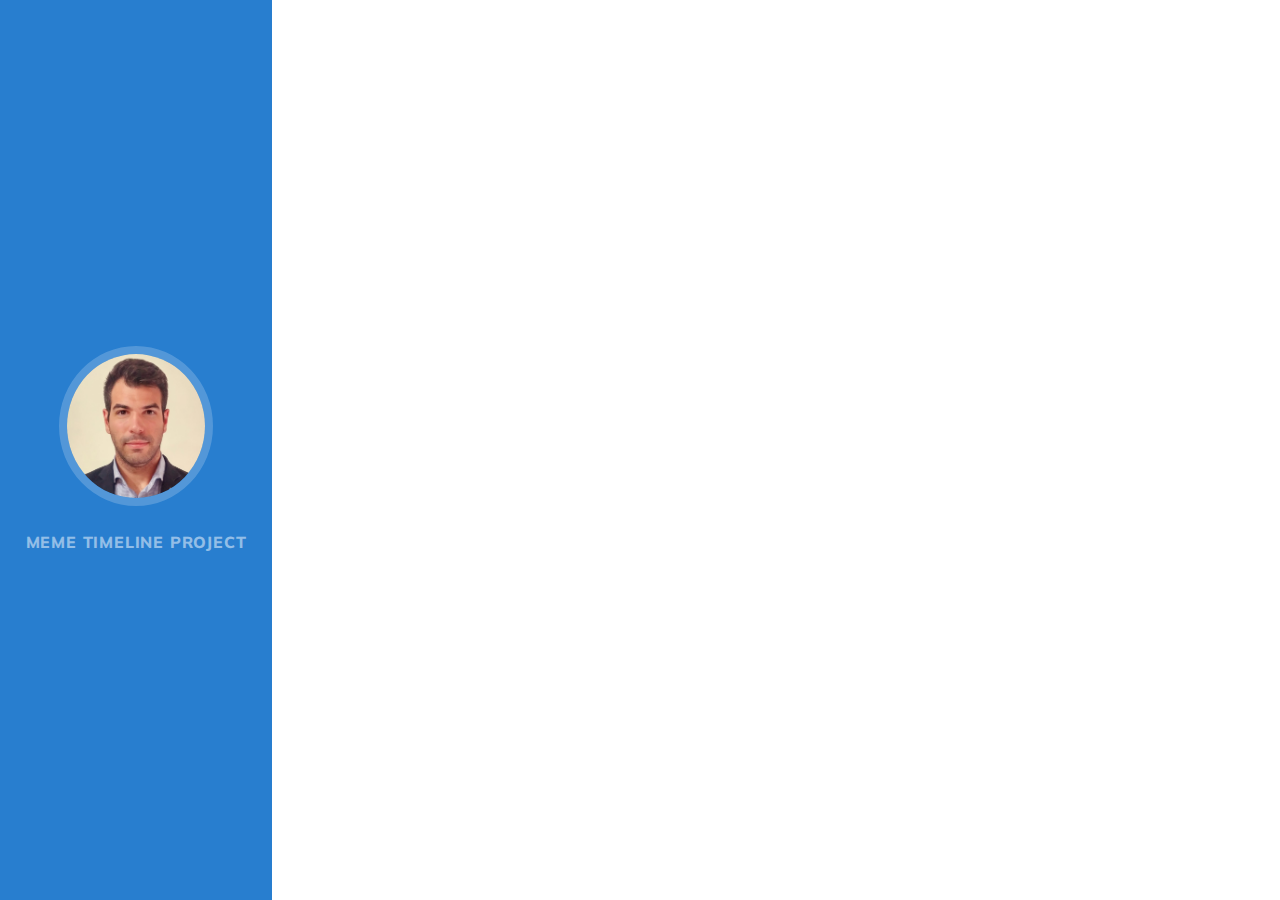
<file: index.html>
<!DOCTYPE html>
<html lang="en">

<head>

  <meta charset="utf-8">
  <meta name="viewport" content="width=device-width, initial-scale=1, shrink-to-fit=no">
  <meta name="description" content="">
  <meta name="author" content="">

  <title>Christos Moysiadis</title>

  <!-- Bootstrap core CSS -->
  <link href="vendor/bootstrap/css/bootstrap.min.css" rel="stylesheet">

  <!-- Custom fonts for this template -->
  <link href="https://fonts.googleapis.com/css?family=Saira+Extra+Condensed:500,700" rel="stylesheet">
  <link href="https://fonts.googleapis.com/css?family=Muli:400,400i,800,800i" rel="stylesheet">
  <link href="vendor/fontawesome-free/css/all.min.css" rel="stylesheet">

  <!-- Custom styles for this template -->
<link href="css/resume.min.css" rel="stylesheet">
  <!--<link href="css/resume.css" rel="stylesheet">-->
</head>

<body id="page-top">

  <nav class="navbar navbar-expand-lg navbar-dark bg-primary fixed-top" id="sideNav">
    <a class="navbar-brand js-scroll-trigger" href="#page-top">
      <span class="d-block d-lg-none">Christos Moysiadis</span>
      <span class="d-none d-lg-block">
        <img class="img-fluid img-profile rounded-circle mx-auto mb-2" src="img/profile.jpg" alt="">
      </span>
    </a>
    <button class="navbar-toggler" type="button" data-toggle="collapse" data-target="#navbarSupportedContent" aria-controls="navbarSupportedContent" aria-expanded="false" aria-label="Toggle navigation">
      <span class="navbar-toggler-icon"></span>
    </button>
    <div class="collapse navbar-collapse" id="navbarSupportedContent">
      <ul class="navbar-nav">
         <!--
        <li class="nav-item">
          <a class="nav-link js-scroll-trigger" href="#about">About</a>
        </li>
        <li class="nav-item">
          <a class="nav-link js-scroll-trigger" href="#experience">Experience</a>
        </li>
        <li class="nav-item">
          <a class="nav-link js-scroll-trigger" href="#education">Education</a>
        </li>
        <li class="nav-item">
          <a class="nav-link js-scroll-trigger" href="#skills">Skills</a>
        </li>
        <li class="nav-item">
          <a class="nav-link js-scroll-trigger" href="#interests">Interests</a>
        </li>-->
        <li class="nav-item">
          <a class="nav-link js-scroll-trigger" href="https://christosmoysiadis.github.io/memetimeline.html">Meme Timeline Project</a> 
          <!-- <a class="nav-link js-scroll-trigger" href="file:///C:/Users/moysiad.chr/Desktop/SideProjects/christosmoysiadis.github.io/memetimeline.html" target="_blank">Meme Timeline Project</a> -->
        </li>
      </ul>
    </div>
  </nav>
  
<!--
  <div class="container-fluid p-0">

    <section class="resume-section p-3 p-lg-5 d-flex align-items-center" id="about">
      <div class="w-100">
        <h1 class="mb-0">Moysiadis
          <span class="text-primary">Christos</span>
        </h1>
        <div class="subheading mb-5">· Stuttgart, Germany ·
          <a href="mailto:name@email.com">christos_moysiadis@hotmail.com</a>
        </div>
        <p class="lead mb-5">
          My professional story begins after my graduation from Alexander Technological Educational Institute of Thessaloniki. 
          I moved to Germany looking forward to get inspiration about ideas, expand my knowledge and get ready for opportunities.
          Collaborating with passionate people, in any possible position in Information Technology Industry motivates me constantly and reinforces my passion on what i studied and loved!
          Atlassian Tools (Jira , Confluence ,Bitbucket etc. ) came on my way! 
          The post of administrator of individual instances gave me the opportunity to learn more and share my expertise with coworkers. Last, but not least, script develepoment solve different daily issues.

          Quoting Konstantinos P. Kavafis and his poem Ithaca... "The journey is much more exquisite than any arrival at a final destination". Even more to come, even more to see , even more to learn. 

        </p>
        <div class="social-icons">
          <a href="https://www.linkedin.com/in/christos-moysiadis/">
            <i class="fab fa-linkedin-in"></i>
          </a>
          <!--<a href="#">
            <i class="fab fa-github"></i>
          </a> 
          <a href="#">
            <i class="fab fa-twitter"></i>
          </a>
          <a href="#">
            <i class="fab fa-facebook-f"></i>
          </a>-->
<!--        </div>
      </div>
    </section>

    <hr class="m-0">
    <section class="resume-section p-3 p-lg-5 d-flex justify-content-center" id="experience">
      <div class="w-100">
        <h2 class="mb-5">Experience</h2>

        <div class="resume-item d-flex flex-column flex-md-row justify-content-between mb-5">
          <div class="resume-content">
            <h3 class="mb-0">Atlassian Consultant</h3>
            <div class="subheading mb-3">Meelogic Consulting AG, Stuttgart
              <a href="https://www.meelogic.com/">
                <i class="fas fa-map-marker-alt"></i>
              </a>
            </div>
            <p class="subheading">Tasks</p>
            <ul class="list-inline">
              <li>• Extend & optimise customer's Atlassian tools.</li>
              <li>• Consult customers for best practices.</li>
              <li>• Upgrade of company's integration instances.</li>
              <li>• Evaluation / Installation / Upgrading / Troubleshooting of addons.</li>
              <li>• Administration ,maintaining and troubleshooting of JIRA und Confluence & Bitbucket.</li>
              <li>• Responsible for the company's Atlassian Service Desk.</li>
            </ul>
            <p class="subheading">Development tasks</p>
            <ul class="list-inline">
              <li>• Development of Confluence macros & Jira customised scripts for internal company use.<li>
              <li>• Automation scripts for User management (Jira & Crowd).</li>
              <li>• Extend script functionalities ,based on customer requirements.</li>
              <li>• Refactor legacy code on customer instances.</li>
            </ul>
            <p class="subheading">Bring value</p>
            <ul class="list-inline">
              <li>• Support & consult company's team members for best practises & structure processes.<li>
              <li>• Organise & restructure teams developing work with the use of Bitbucket.</li>
              <li>• Clean code principles.</li>
            </ul>
            <p class="subheading">Certifications aquired</p>
            <ul class="list-inline">
              <li>• ACP-100, Atlassian Jira Administrator<li>
              <li>• ACP-600, Atlassian Jira Project Administrator</li>
            </ul>        
          </div>
          <div class="resume-date text-md-right">
            <span class="text-primary">June 2019 - Present</span>
          </div>
        </div>

        <div class="resume-item d-flex flex-column flex-md-row justify-content-between mb-5">
          <div class="resume-content">
            <h3 class="mb-0">Jira / Confluence Administrator</h3>
            <div class="subheading mb-3">AMETRAS informatik AG, Baienfurt
              <a href="https://www.ametras.com/">
                <i class="fas fa-map-marker-alt"></i>
              </a>
            </div>
            <p class="subheading">Responsibilities</p>
            <ul class="list-inline">
              <li>• Implement Atlassian Tools upgrades, and partner with other IT staff to coordinate infrastructure maintenance and system migrations.<li>
              <li>• Configuring & managing development & testing sandboxes; routine application upgrades; new product evaluation.</li>
              <li>• 1st & 2nd level Support in company's Atlassian Suite Service Desk.</li>
              <li>• Managing and daily checking the overall server health and functionality.</li>
              <li>• Administration ,maintaining and troubleshooting of JIRA und Confluence & Bitbucket.</li>
              <li>• Administer the system including new users, groups, projects, and configurations.</li>
              <li>• Manage and administer JIRA/Confluence add-ons, plugins, and extensions.</li>
              <li>• Develop guides and documentation for JIRA features and best practices.</li>
              <li>• Document results of JIRA workflows and process audits.</li>
            </ul>
            <p class="subheading">Technical Skills</p>
            <ul class="list-inline">
              <li>• Strong knowledge of the underlying JIRA database structures.<li>
              <li>• Advanced knowledge of JQL (Jira Query Language).</li>
              <li>• Participated in learning of scripting languages such as Groovy  and JAVA for project management.</li>
              <li>• Developing application by customizing fields, permission and workflows.</li>
            </ul>
          </div>
          <div class="resume-date text-md-right">
            <span class="text-primary">June 2018 - June 2019</span>
          </div>
        </div>

        <div class="resume-item d-flex flex-column flex-md-row justify-content-between mb-5">
          <div class="resume-content">
            <h3 class="mb-0">Junior Java Developer</h3>
            <div class="subheading mb-3">AMETRAS informatik AG, Baienfurt
              <a href="https://www.ametras.com/">
                <i class="fas fa-map-marker-alt"></i>
              </a>
            </div>
            <ul class="list-inline">
              <li>• Involved in Analysis and coding in J2EE Environment.<li>
              <li>• Involved in development of Web Services (REST) to connect JIRA Software with Odoo ERP Software.</li>
              <li>• Spring Framework implementation for based Restful web services.</li>
              <li>• Hibernate usage for succeeding ORM and JPA for managing the relation data.</li>
            </ul>
          </div>
          <div class="resume-date text-md-right">
            <span class="text-primary">July 2010 - December 2011</span>
          </div>
        </div>

        <!--
        <div class="resume-item d-flex flex-column flex-md-row justify-content-between">
          <div class="resume-content">
            <h3 class="mb-0">Web Design Intern</h3>
            <div class="subheading mb-3">Shout! Media Productions</div>
            <p>Collaboratively administrate empowered markets via plug-and-play networks. Dynamically procrastinate B2C users after installed base benefits. Dramatically visualize customer directed convergence without revolutionary ROI.</p>
          </div>
          <div class="resume-date text-md-right">
            <span class="text-primary">September 2008 - June 2010</span>
          </div>
        </div>-->
  <!--    </div>
    </section>

    <hr class="m-0">

    <section class="resume-section p-3 p-lg-5 d-flex align-items-center" id="education">
      <div class="w-100">
        <h2 class="mb-5">Education</h2>

        <div class="resume-item d-flex flex-column flex-md-row justify-content-between mb-5">
          <div class="resume-content">
            <h3 class="mb-0">Technological Educational Institute of Thessaloniki</h3>
            <div class="subheading mb-3">Bachelor of Science 
            </div>
            <p>
              <p>The studies main focus lies in the fields of:
              <b>Computer Science and Computer Engineering, Information and Communication Systems</b></p>
              BSc Thesis: Computerization of a law firm
              <p>Thesis Grade: 10/10</p>
            </p>
            <div>
              <p class="subheading">Courses</p>
              <ul class="list-inline">
                  <li>• Algorithms and Programming</li>
                  <li>• Object- oriented Programming</li>
                  <li>• Web Languages and Technologies</li>
                  <li>• Data structures and Analysis of Algorithms</li>
                  <li>• Database Management Systems</li>
                  <li>• Artificial Intelligence</li>
              </ul>
            </div>
            <!-- <p>GPA: 6,6/10</p> -->
   <!--       </div>
          <div class="resume-date text-md-right">
            <span class="text-primary">September 2008 - April 2016</span>
          </div>
        </div>

        <!--
        <div class="resume-item d-flex flex-column flex-md-row justify-content-between">
          <div class="resume-content">
            <h3 class="mb-0">James Buchanan High School</h3>
            <div class="subheading mb-3">Technology Magnet Program</div>
            <p>GPA: 3.56</p>
          </div>
          <div class="resume-date text-md-right">
            <span class="text-primary">August 2002 - May 2006</span>
          </div>
        </div>-->
  <!--    </div>
    </section>

    <hr class="m-0">

    <section class="resume-section p-3 p-lg-5 d-flex align-items-center" id="skills">
      <div class="w-100">
        <h2 class="mb-5">Skills</h2>
        <div class="subheading mb-3">Technologies</div>
        <ul class="list-inline">
          <li>• Java, Java2EE , Groovy, Velocity</li>
          <li>• Technologies: JDBC, MVC</li>
          <li>• Web Service Protocols : REST</li>
          <li>• Version Control : Git, Bitbucket</li>
          <li>• Frameworks: Spring 5.0, Hibernate</li>
          <li>• Database : MySQL , PostgreSQL</li>
          <li>• Issue & Project Tracking Software: JIRA Atlassian Suite</li>
          <li>• Operating Systems: Windows Server 2012, Windows 10, Linux (Ubuntu)</li>
          <li>• HTML ,CSS , Javascript</li>
        </ul>
        <div class="subheading mb-3">Expertise to following plugins</div>
        <ul class="list-inline">
          <li>• Scriptrunner</li>
          <li>• Tempo Timesheets</li>
          <li>• Xray / Xporter</li>
          <li>• JSU (Jira Suite Utilities)</li>
        </ul>
        <div class="subheading mb-3">Tools</div>
        <ul class="list-inline dev-icons">
          <li class="list-inline-item">
            <i class="fab fa-jira"></i>
          </li>
          <li class="list-inline-item">
            <i class="fab fa-confluence"></i>
          </li>
          <li class="list-inline-item">
            <i class="fab fa-bitbucket"></i>
          </li>
        </ul>
        
        <!--
        <div class="subheading mb-3">Workflow</div>
        <ul class="fa-ul mb-0">
          <li>
            <i class="fa-li fa fa-check"></i>
            Mobile-First, Responsive Design</li>
          <li>
            <i class="fa-li fa fa-check"></i>
            Cross Browser Testing &amp; Debugging</li>
          <li>
            <i class="fa-li fa fa-check"></i>
            Cross Functional Teams</li>
          <li>
            <i class="fa-li fa fa-check"></i>
            Agile Development &amp; Scrum</li>
        </ul>
      </div>-->
  <!--  </section>

    <hr class="m-0">

    <section class="resume-section p-3 p-lg-5 d-flex align-items-center" id="interests">
      <div class="w-100">
        <h2 class="mb-5">Interests</h2>
        <p>Apart from consulting companies and enjoying the upcoming developing challenges, I enjoy most of my time being outdoors.
          During the warmer months, i like playing basketball with friends or just walking in the nature parks in Stuttgart. Photography fits real well here too ;)
          Passioned also to travel all over new places and countries and learn their culture and way of living. I do love to know new people and exchange happy moments.
        </p>
        <p class="mb-0">When forced indoors, I love relaxing on my couch with a number of movies and television shows or lose my self in books. 
          When friends come by, i become an aspiring chef. Last but not least I spend a large amount of my free time exploring the latest technology achievements, such as also playing games.</p>
      </div>
    </section>
    
    <!--
    <hr class="m-0">
    <section class="resume-section p-3 p-lg-5 d-flex align-items-center" id="awards">
      <div class="w-100">
        <h2 class="mb-5">Awards &amp; Certifications</h2>
        <ul class="fa-ul mb-0">
          <li>
            <i class="fa-li fa fa-trophy text-warning"></i>
            Google Analytics Certified Developer</li>
          <li>
            <i class="fa-li fa fa-trophy text-warning"></i>
            Mobile Web Specialist - Google Certification</li>
          <li>
            <i class="fa-li fa fa-trophy text-warning"></i>
            1<sup>st</sup>
            Place - University of Colorado Boulder - Emerging Tech Competition 2009</li>
          <li>
            <i class="fa-li fa fa-trophy text-warning"></i>
            1<sup>st</sup>
            Place - University of Colorado Boulder - Adobe Creative Jam 2008 (UI Design Category)</li>
          <li>
            <i class="fa-li fa fa-trophy text-warning"></i>
            2<sup>nd</sup>
            Place - University of Colorado Boulder - Emerging Tech Competition 2008</li>
          <li>
            <i class="fa-li fa fa-trophy text-warning"></i>
            1<sup>st</sup>
            Place - James Buchanan High School - Hackathon 2006</li>
          <li>
            <i class="fa-li fa fa-trophy text-warning"></i>
            3<sup>rd</sup>
            Place - James Buchanan High School - Hackathon 2005</li>
        </ul>
      </div>
    </section>
  -->
<!--  </div>
-->

  <!-- Bootstrap core JavaScript -->
  <script src="vendor/jquery/jquery.min.js"></script>
  <script src="vendor/bootstrap/js/bootstrap.bundle.min.js"></script>

  <!-- Plugin JavaScript -->
  <script src="vendor/jquery-easing/jquery.easing.min.js"></script>

  <!-- Custom scripts for this template -->
  <script src="js/resume.min.js"></script>

</body>

</html>
</file>
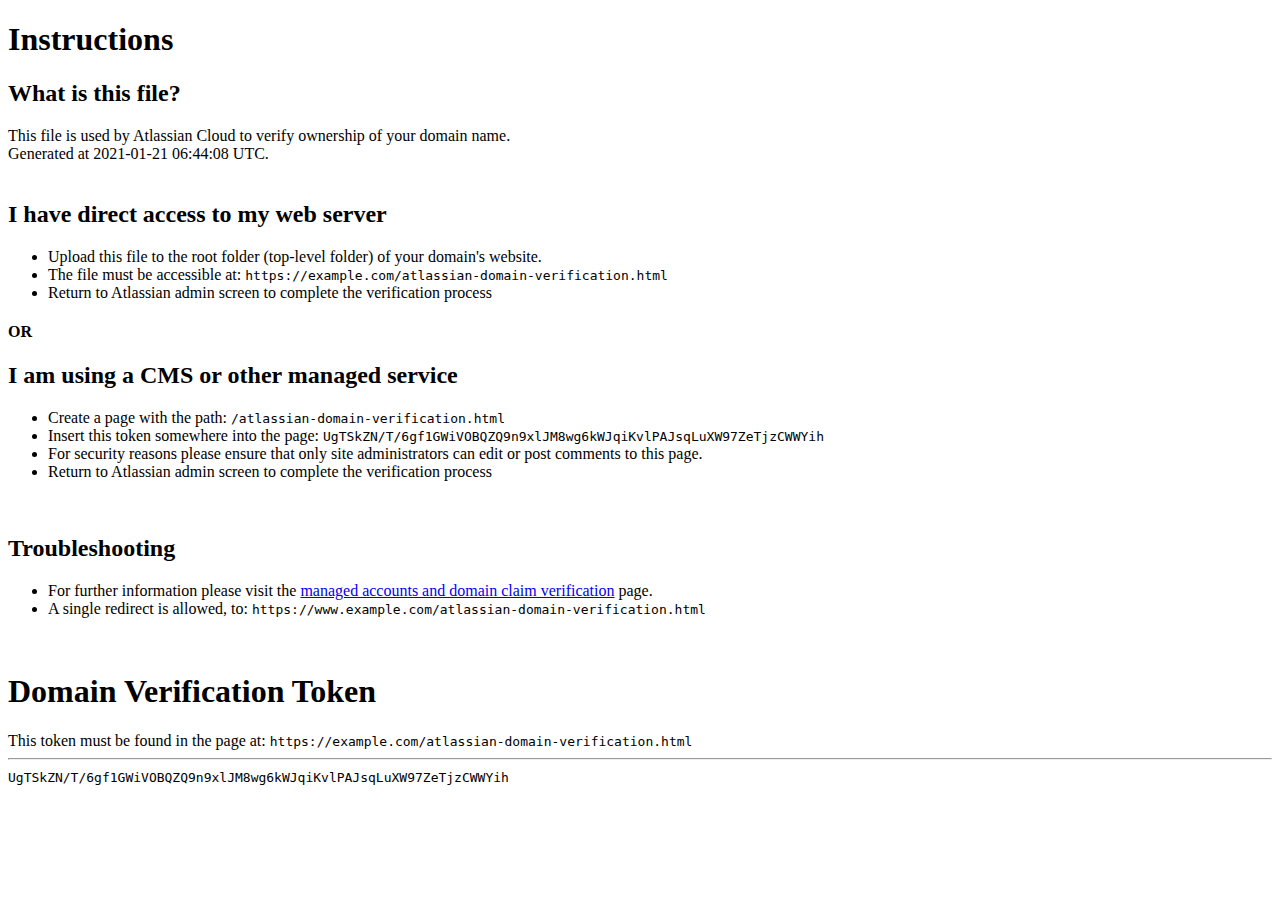
<file: atlassian-domain-verification.html>
<!DOCTYPE html>
<html>
<head>
<meta name="robots" content="noindex">
</head>
<body>
<h1>Instructions</h1>
<h2>What is this file?</h2>
This file is used by Atlassian Cloud to verify ownership of your domain name.
<br>
Generated at 2021-01-21 06:44:08 UTC.
<br>
<br>

<h2>I have direct access to my web server</h2>
<ul>
    <li>Upload this file to the root folder (top-level folder) of your domain's website.</li>
    <li>The file must be accessible at: <code>https://example.com/atlassian-domain-verification.html</code></li>
    <li>Return to Atlassian admin screen to complete the verification process</li>
</ul>

<h4>OR</h4>

<h2>I am using a CMS or other managed service</h2>
<ul>
    <li>Create a page with the path: <code>/atlassian-domain-verification.html</code></li>
    <li>Insert this token somewhere into the page: <code>UgTSkZN/T/6gf1GWiVOBQZQ9n9xlJM8wg6kWJqiKvlPAJsqLuXW97ZeTjzCWWYih</code></li>
    <li>For security reasons please ensure that only site administrators can edit or post comments to this page.</li>
    <li>Return to Atlassian admin screen to complete the verification process</li>
</ul>

<br>

<h2>Troubleshooting</h2>
<ul>
    <li>For further information please visit the
    <a href="https://confluence.atlassian.com/purchasing/managed-accounts-and-domain-claim-verification-846071711.html">
            managed accounts and domain claim verification</a> page.</li>
    <li>A single redirect is allowed, to: <code>https://www.example.com/atlassian-domain-verification.html</code></li>
</ul>

<br>

<h1>Domain Verification Token</h1>
This token must be found in the page at: <code>https://example.com/atlassian-domain-verification.html</code>
<hr>
<code id="domain-verification-token" data-value="UgTSkZN/T/6gf1GWiVOBQZQ9n9xlJM8wg6kWJqiKvlPAJsqLuXW97ZeTjzCWWYih">UgTSkZN/T/6gf1GWiVOBQZQ9n9xlJM8wg6kWJqiKvlPAJsqLuXW97ZeTjzCWWYih</code>
<!-- UgTSkZN/T/6gf1GWiVOBQZQ9n9xlJM8wg6kWJqiKvlPAJsqLuXW97ZeTjzCWWYih -->

</body>
</html>
</file>
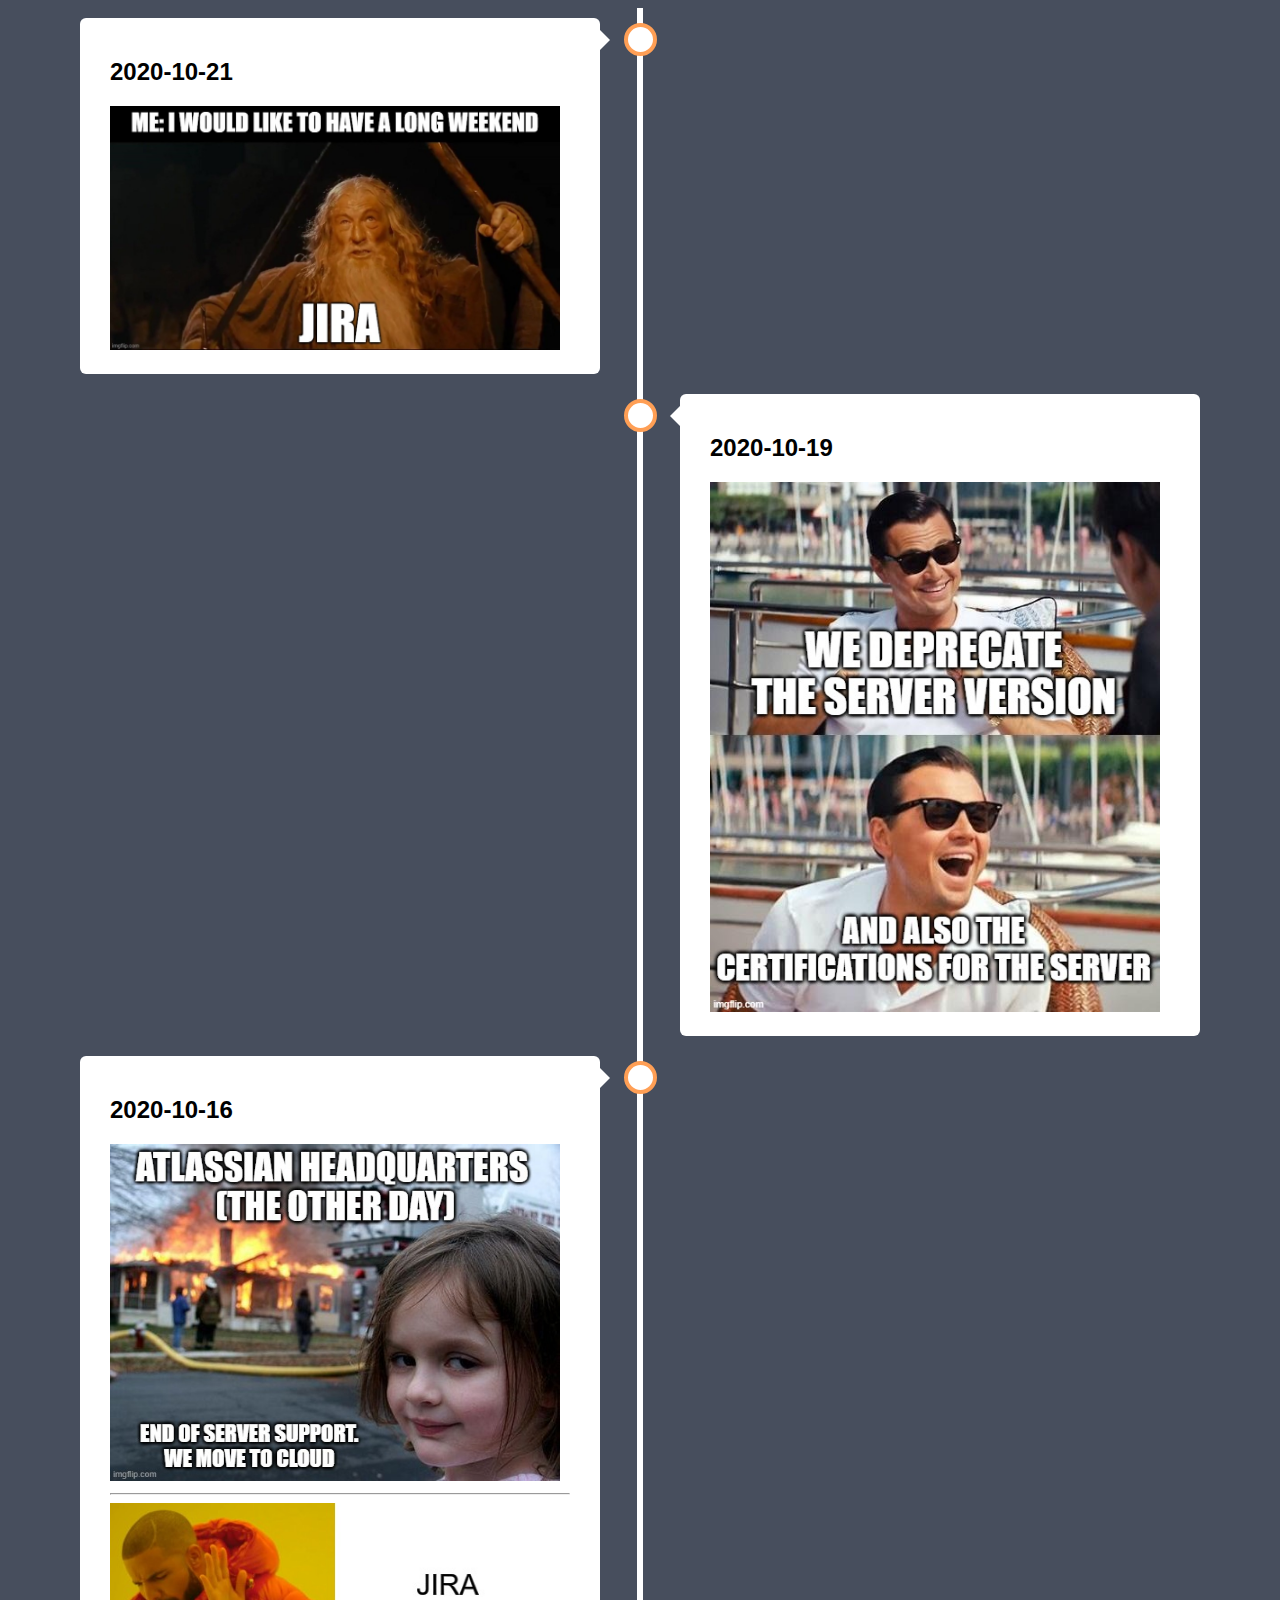
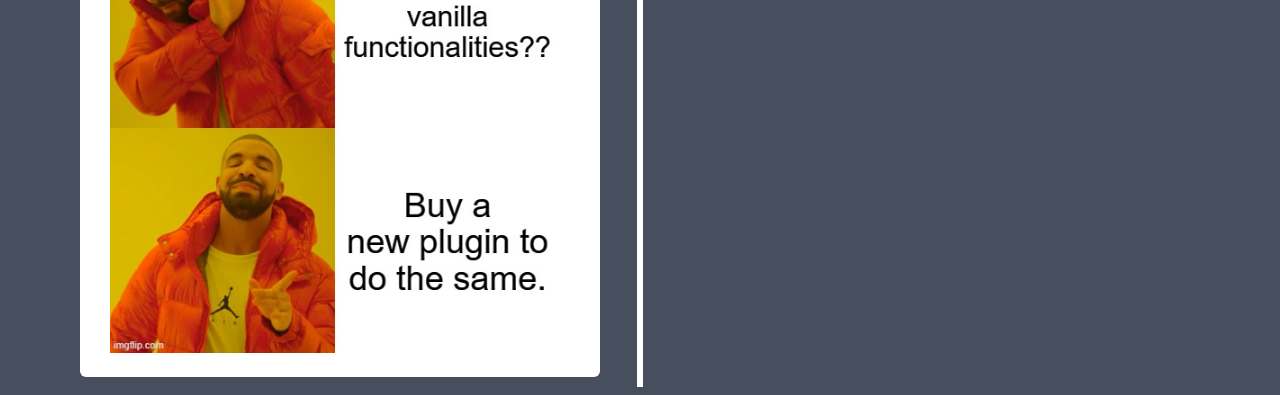
<file: memetimeline.html>
<!DOCTYPE html>
<html>
<head>
<meta name="viewport" content="width=device-width, initial-scale=1.0">
<style>
* {
  box-sizing: border-box;
}

body {
  background-color: #474e5d;
  font-family: Helvetica, sans-serif;
}

/* The actual timeline (the vertical ruler) */
.timeline {
  position: relative;
  max-width: 1200px;
  margin: 0 auto;
}

/* The actual timeline (the vertical ruler) */
.timeline::after {
  content: '';
  position: absolute;
  width: 6px;
  background-color: white;
  top: 0;
  bottom: 0;
  left: 50%;
  margin-left: -3px;
}

/* Container around content */
.container {
  padding: 10px 40px;
  position: relative;
  background-color: inherit;
  width: 50%;
}

/* The circles on the timeline */
.container::after {
  content: '';
  position: absolute;
  width: 25px;
  height: 25px;
  right: -17px;
  background-color: white;
  border: 4px solid #FF9F55;
  top: 15px;
  border-radius: 50%;
  z-index: 1;
}

/* Place the container to the left */
.left {
  left: 0;
}

/* Place the container to the right */
.right {
  left: 50%;
}

/* Add arrows to the left container (pointing right) */
.left::before {
  content: " ";
  height: 0;
  position: absolute;
  top: 22px;
  width: 0;
  z-index: 1;
  right: 30px;
  border: medium solid white;
  border-width: 10px 0 10px 10px;
  border-color: transparent transparent transparent white;
}

/* Add arrows to the right container (pointing left) */
.right::before {
  content: " ";
  height: 0;
  position: absolute;
  top: 22px;
  width: 0;
  z-index: 1;
  left: 30px;
  border: medium solid white;
  border-width: 10px 10px 10px 0;
  border-color: transparent white transparent transparent;
}

/* Fix the circle for containers on the right side */
.right::after {
  left: -16px;
}

/* The actual content */
.content {
  padding: 20px 30px;
  background-color: white;
  position: relative;
  border-radius: 6px;
}

/* Media queries - Responsive timeline on screens less than 600px wide */
@media screen and (max-width: 600px) {
  /* Place the timelime to the left */
  .timeline::after {
  left: 31px;
  }
  
  /* Full-width containers */
  .container {
  width: 100%;
  padding-left: 70px;
  padding-right: 25px;
  }
  
  /* Make sure that all arrows are pointing leftwards */
  .container::before {
  left: 60px;
  border: medium solid white;
  border-width: 10px 10px 10px 0;
  border-color: transparent white transparent transparent;
  }

  /* Make sure all circles are at the same spot */
  .left::after, .right::after {
  left: 15px;
  }
  
  /* Make all right containers behave like the left ones */
  .right {
  left: 0%;
  }
}
</style>
</head>
<body>

<div class="timeline">
  <div class="container left">
    <div class="content">
      <h2>2020-10-21</h2>
      <img src="img/memes/jira_1.jpg" width="450px" height="auto">
    </div>
  </div>
  <div class="container right">
    <div class="content">
      <h2>2020-10-19</h2>
      <img src="img/memes/cert_depr.jpg" width="450px" height="auto">
    </div>
  </div>
  <div class="container left">
    <div class="content">
      <h2>2020-10-16</h2>
      <img src="img/memes/atl_hq.jpg" width="450px" height="auto">
      <hr>
      <img src="img/memes/3z7fsj.jpg" width="450px" height="auto">
    </div>
  </div>
</div>

</body>
</html>
</file>
<file: css/resume.min.css>
/*!
 * Start Bootstrap - Resume v5.0.8 (https://startbootstrap.com/template-overviews/resume)
 * Copyright 2013-2019 Start Bootstrap
 * Licensed under MIT (https://github.com/BlackrockDigital/startbootstrap-resume/blob/master/LICENSE)
 */
 body{font-family:Muli,-apple-system,BlinkMacSystemFont,'Segoe UI',Roboto,'Helvetica Neue',Arial,sans-serif,'Apple Color Emoji','Segoe UI Emoji','Segoe UI Symbol','Noto Color Emoji';padding-top:54px;color:#868e96}@media (min-width:992px){body{padding-top:0;padding-left:17rem}}h1,h2,h3,h4,h5,h6{font-family:'Saira Extra Condensed',-apple-system,BlinkMacSystemFont,'Segoe UI',Roboto,'Helvetica Neue',Arial,sans-serif,'Apple Color Emoji','Segoe UI Emoji','Segoe UI Symbol','Noto Color Emoji';font-weight:700;text-transform:uppercase;color:#343a40}h1{font-size:6rem;line-height:5.5rem}h2{font-size:3.5rem}h3{font-size:2rem}p.lead{font-size:1.15rem;font-weight:400}.subheading{text-transform:uppercase;font-weight:500;font-family:'Saira Extra Condensed',-apple-system,BlinkMacSystemFont,'Segoe UI',Roboto,'Helvetica Neue',Arial,sans-serif,'Apple Color Emoji','Segoe UI Emoji','Segoe UI Symbol','Noto Color Emoji';font-size:1.5rem}.social-icons a{display:inline-block;height:3.5rem;width:3.5rem;background-color:#495057;color:#fff!important;border-radius:100%;text-align:center;font-size:1.5rem;line-height:3.5rem;margin-right:1rem}.social-icons a:last-child{margin-right:0}.social-icons a:hover{background-color:#287ecf}.dev-icons{font-size:3rem}.dev-icons .list-inline-item i:hover{color:#287ecf}#sideNav .navbar-nav .nav-item .nav-link{font-weight:800;letter-spacing:.05rem;text-transform:uppercase}#sideNav .navbar-toggler:focus{outline-color:#287ecf}@media (min-width:992px){#sideNav{text-align:center;position:fixed;top:0;left:0;display:flex;flex-direction:column;width:17rem;height:100vh}#sideNav .navbar-brand{display:flex;margin:auto auto 0;padding:.5rem}#sideNav .navbar-brand .img-profile{max-width:10rem;max-height:10rem;border:.5rem solid rgba(255,255,255,.2)}#sideNav .navbar-collapse{display:flex;align-items:flex-start;flex-grow:0;width:100%;margin-bottom:auto}#sideNav .navbar-collapse .navbar-nav{flex-direction:column;width:100%}#sideNav .navbar-collapse .navbar-nav .nav-item{display:block}#sideNav .navbar-collapse .navbar-nav .nav-item .nav-link{display:block}}section.resume-section{padding-top:3rem!important;padding-bottom:1rem!important;max-width:75rem}section.resume-section .resume-item .resume-date{min-width:none}@media (min-width:768px){section.resume-section{min-height:100vh}section.resume-section .resume-item .resume-date{min-width:18rem}}@media (min-width:992px){section.resume-section{padding-top:3rem!important;padding-bottom:3rem!important}}.bg-primary{background-color:#287ecf!important}.text-primary{color:#287ecf!important}a{color:#287ecf}a:active,a:focus,a:hover{color:#2758df}
</file>
<file: css/resume.css>
/*!
 * Start Bootstrap - Resume v5.0.8 (https://startbootstrap.com/template-overviews/resume)
 * Copyright 2013-2019 Start Bootstrap
 * Licensed under MIT (https://github.com/BlackrockDigital/startbootstrap-resume/blob/master/LICENSE)
 */

body {
  font-family: 'Muli', -apple-system, BlinkMacSystemFont, 'Segoe UI', Roboto, 'Helvetica Neue', Arial, sans-serif, 'Apple Color Emoji', 'Segoe UI Emoji', 'Segoe UI Symbol', 'Noto Color Emoji';
  padding-top: 54px;
  color: #868e96;
}

@media (min-width: 992px) {
  body {
    padding-top: 0;
    padding-left: 17rem;
  }
}

h1,
h2,
h3,
h4,
h5,
h6 {
  font-family: 'Saira Extra Condensed', -apple-system, BlinkMacSystemFont, 'Segoe UI', Roboto, 'Helvetica Neue', Arial, sans-serif, 'Apple Color Emoji', 'Segoe UI Emoji', 'Segoe UI Symbol', 'Noto Color Emoji';
  font-weight: 700;
  text-transform: uppercase;
  color: #343a40;
}

h1 {
  font-size: 6rem;
  line-height: 5.5rem;
}

h2 {
  font-size: 3.5rem;
}

h3 {
  font-size: 2rem;
}

p.lead {
  font-size: 1.15rem;
  font-weight: 400;
}

.subheading {
  text-transform: uppercase;
  font-weight: 500;
  font-family: 'Saira Extra Condensed', -apple-system, BlinkMacSystemFont, 'Segoe UI', Roboto, 'Helvetica Neue', Arial, sans-serif, 'Apple Color Emoji', 'Segoe UI Emoji', 'Segoe UI Symbol', 'Noto Color Emoji';
  font-size: 1.5rem;
}

.social-icons a {
  display: inline-block;
  height: 3.5rem;
  width: 3.5rem;
  background-color: #495057;
  color: #fff !important;
  border-radius: 100%;
  text-align: center;
  font-size: 1.5rem;
  line-height: 3.5rem;
  margin-right: 1rem;
}

.social-icons a:last-child {
  margin-right: 0;
}

.social-icons a:hover {
  background-color: #287ecf;
}

.dev-icons {
  font-size: 3rem;
}

.dev-icons .list-inline-item i:hover {
  color: #287ecf;
}

#sideNav .navbar-nav .nav-item .nav-link {
  font-weight: 800;
  letter-spacing: 0.05rem;
  text-transform: uppercase;
}

#sideNav .navbar-toggler:focus {
  outline-color: #287ecf;
}

@media (min-width: 992px) {
  #sideNav {
    text-align: center;
    position: fixed;
    top: 0;
    left: 0;
    display: flex;
    flex-direction: column;
    width: 17rem;
    height: 100vh;
  }
  #sideNav .navbar-brand {
    display: flex;
    margin: auto auto 0;
    padding: 0.5rem;
  }
  #sideNav .navbar-brand .img-profile {
    max-width: 10rem;
    max-height: 10rem;
    border: 0.5rem solid rgba(255, 255, 255, 0.2);
  }
  #sideNav .navbar-collapse {
    display: flex;
    align-items: flex-start;
    flex-grow: 0;
    width: 100%;
    margin-bottom: auto;
  }
  #sideNav .navbar-collapse .navbar-nav {
    flex-direction: column;
    width: 100%;
  }
  #sideNav .navbar-collapse .navbar-nav .nav-item {
    display: block;
  }
  #sideNav .navbar-collapse .navbar-nav .nav-item .nav-link {
    display: block;
  }
}

section.resume-section {
  padding-top: 3rem !important;
  padding-bottom: 1rem !important;
  max-width: 75rem;
}

section.resume-section .resume-item .resume-date {
  min-width: none;
}

@media (min-width: 768px) {
  section.resume-section {
    min-height: 100vh;
  }
  section.resume-section .resume-item .resume-date {
    min-width: 18rem;
  }
}

@media (min-width: 992px) {
  section.resume-section {
    padding-top: 3rem !important;
    padding-bottom: 3rem !important;
  }
}

.bg-primary {
  background-color: #287ecf !important;
}

.text-primary {
  color: #287ecf !important;
}

a {
  color: #287ecf;
}

a:hover, a:focus, a:active {
  color: #2758df;
}
</file>
